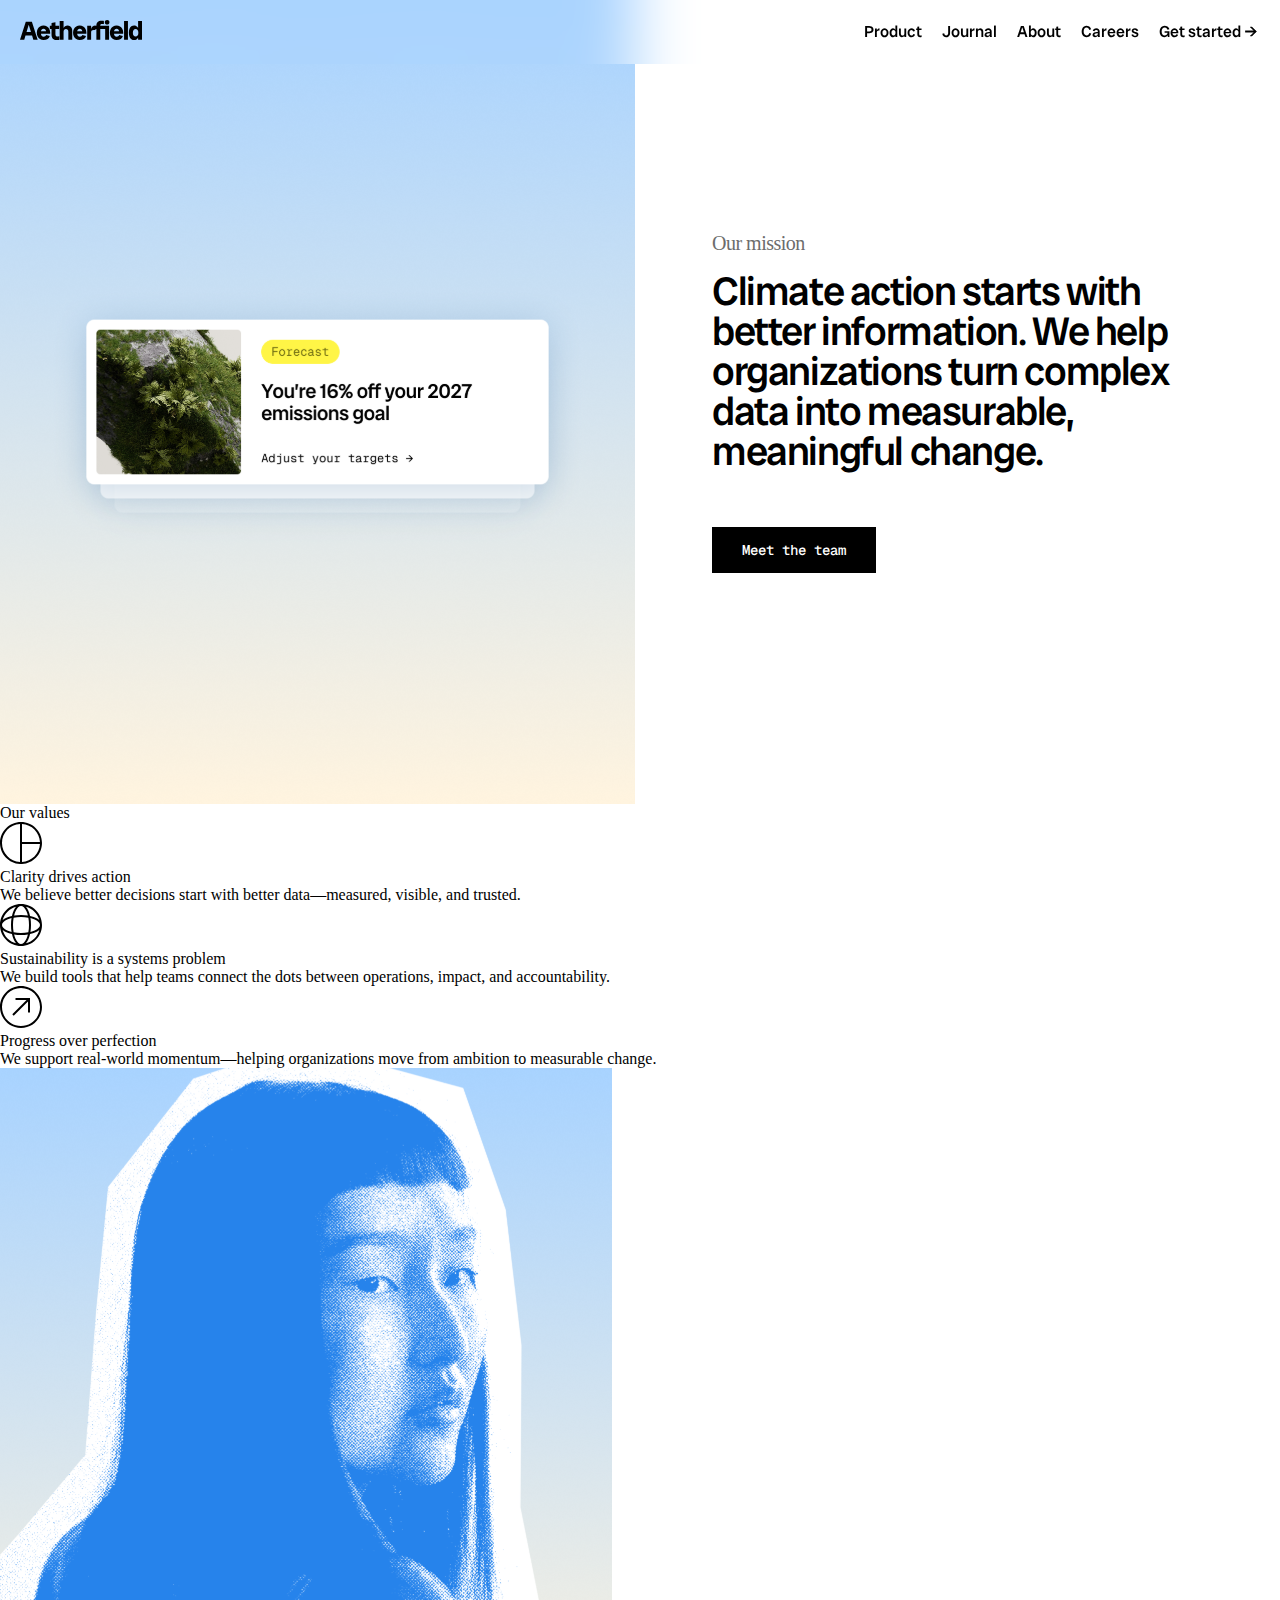
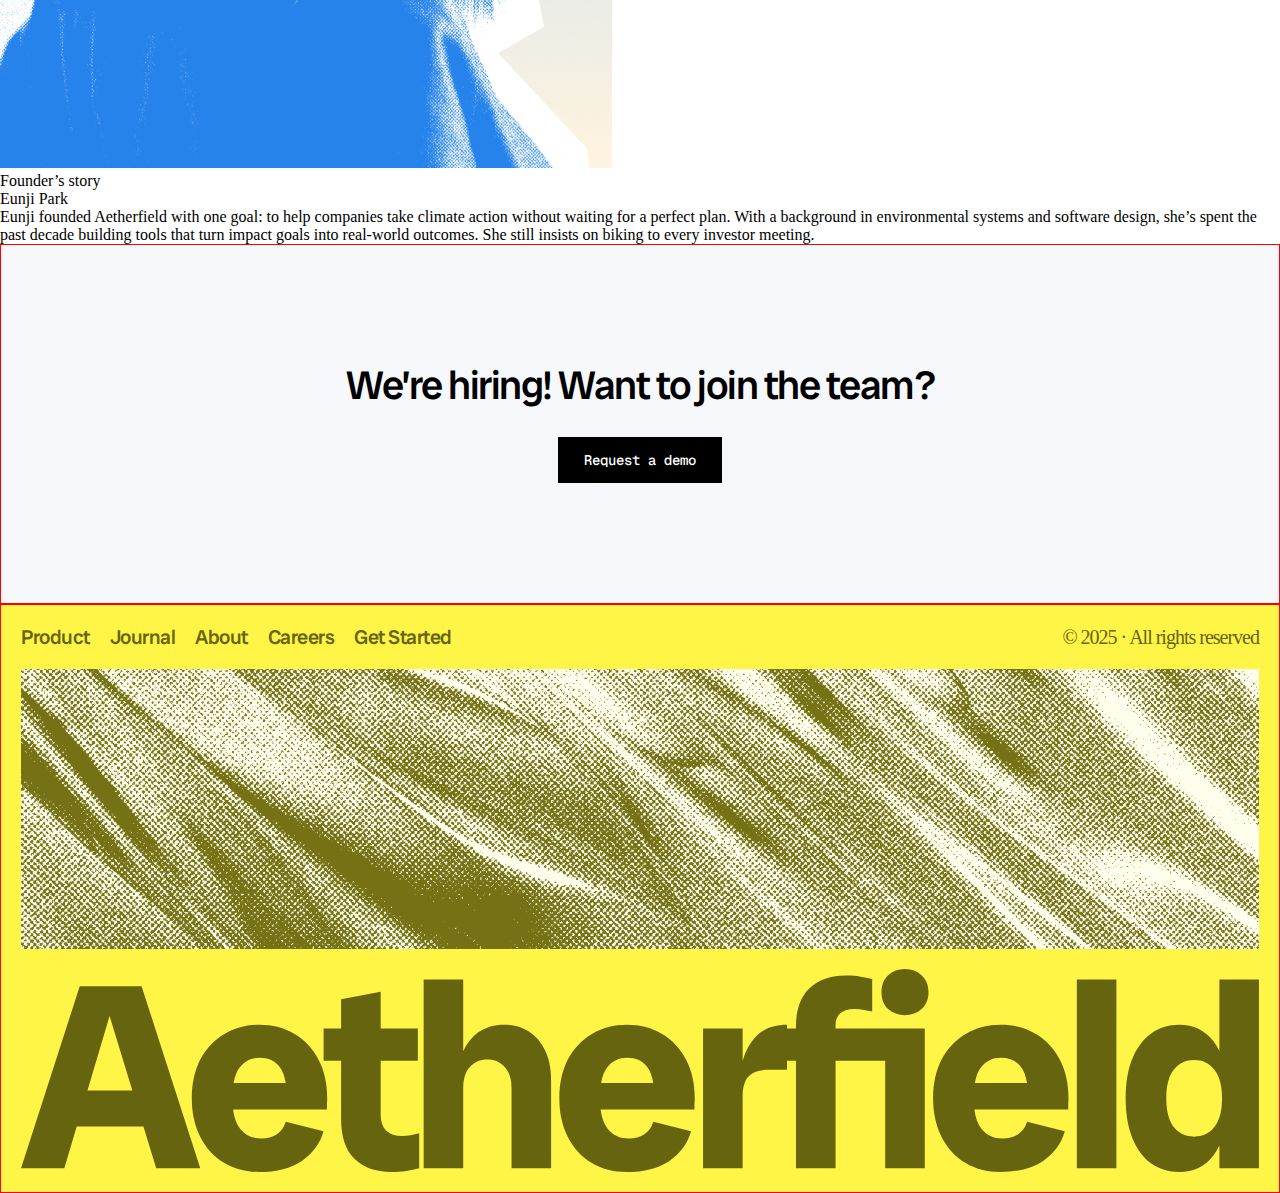
<file: about.html>
<!DOCTYPE html>
<html lang="en">

<head>
    <meta charset="UTF-8">
    <meta name="viewport" content="width=device-width, initial-scale=1.0">
    <title>About</title>
    <link rel="stylesheet" href="about.css">
</head>

<body>
    <header>
        <nav id="navigation">
            <a href="#home"><img src="assets/Logo.svg" alt=""></a>
            <img src="assets/Mobile-Menu icon.svg" alt="" id="mobile-menu-icon">
            <ul class="navmenu-items" id="navmitems">
                <li class="menuitems"><a href="index.html">Product</a></li>
                <li class="menuitems"><a href="journal.html">Journal</a></li>
                <li class="menuitems"><a href="about.html">About</a></li>
                <li class="menuitems"><a href="#careers">Careers</a></li>
                <li class="menuitems" id="getstart">
                    <a href="#get-started">Get started</a>
                    <img src="assets/Arrow.svg" alt="" id="arrow">
                </li>
            </ul>
        </nav>
    </header>
    <main>
        <section class="hero">
            <div class="hero-container">
                <div class="img-container">
                    <img src="about-assets/Hero-Image.svg" alt="">
                </div>
                <div class="content-container">
                    <div class="text-container">
                        <p>Our mission</p>
                        <h1>Climate action starts with better information. We help organizations turn
                            complex data into measurable, meaningful change.</h1>
                    </div>
                    <button class="hero-btn">Meet the team</button>
                </div>
            </div>
        </section>
        <section class="values">
            <p id="values-head">Our values</p>
            <div class="values-container">
                <div class="value-list-item">
                    <img src="assets/S3-list-Icon-1.svg" alt="">
                    <div class="value-list-content">
                        <p id="value-list-head">Clarity drives action</p>
                        <p id="value-list-descp">We believe better decisions start with better data—measured, visible,
                            and
                            trusted.
                        </p>
                    </div>
                </div>
                <div class="value-list-item">
                    <img src="assets/S3-list-Icon-2.svg" alt="">
                    <div class="value-list-content">
                        <p id="value-list-head">Sustainability is a systems problem</p>
                        <p id="value-list-descp">We build tools that help teams connect the dots between operations,
                            impact, and
                            accountability.</p>
                    </div>
                </div>
                <div class="value-list-item">
                    <img src="assets/S3-list-Icon-3.svg" alt="">
                    <div class="value-list-content">
                        <p id="value-list-head">Progress over perfection</p>
                        <p id="value-list-descp">We support real-world momentum—helping organizations move from ambition
                            to
                            measurable
                            change.</p>
                    </div>
                </div>
            </div>
        </section>
        <section class="founder">
            <!-- <div class="founder-content-container"> -->
            <div class="founder-img-container">
                <img src="about-assets/founder-Image.svg" alt="">
            </div>
            <!-- </div> -->
            <div class="founder-text-container">
                <div>
                    <p id="post">Founder’s story</p>
                    <p id="name">Eunji Park</p>
                </div>
                <p id="story">Eunji founded Aetherfield with one goal: to help companies take climate action without
                    waiting for a perfect plan. With a background in environmental systems and software design, she’s
                    spent the past decade building tools that turn impact goals into real-world outcomes. She still
                    insists on biking to every investor meeting.</p>
            </div>

        </section>
        <div class="rq-demo">
            <p id="rq-demo-head">We’re hiring! Want to join the team?</p>
            <button id="rq-demo-button">Request a demo</button>
        </div>
    </main>
    <footer>
        <div class="site-map">
            <ul class="site-map-menu">
                <li class="site-map-items"><a href="index.html">Product</a></li>
                <li class="site-map-items"><a href="journal.html">Journal</a></li>
                <li class="site-map-items"><a href="about.html">About</a></li>
                <li class="site-map-items"><a href="#careers">Careers</a></li>
                <li class="site-map-items"><a href="#get-started">Get Started</a></li>
            </ul>
            <p>&copy; 2025 &middot; All rights reserved</p>
        </div>
        <img src="assets/Footer image.svg" alt="" id="f-img">
        <img src="assets/Footer Logo.svg" alt="" id="f-logo">
    </footer>
    <script src="script.js"></script>
</body>

</html>
</file>
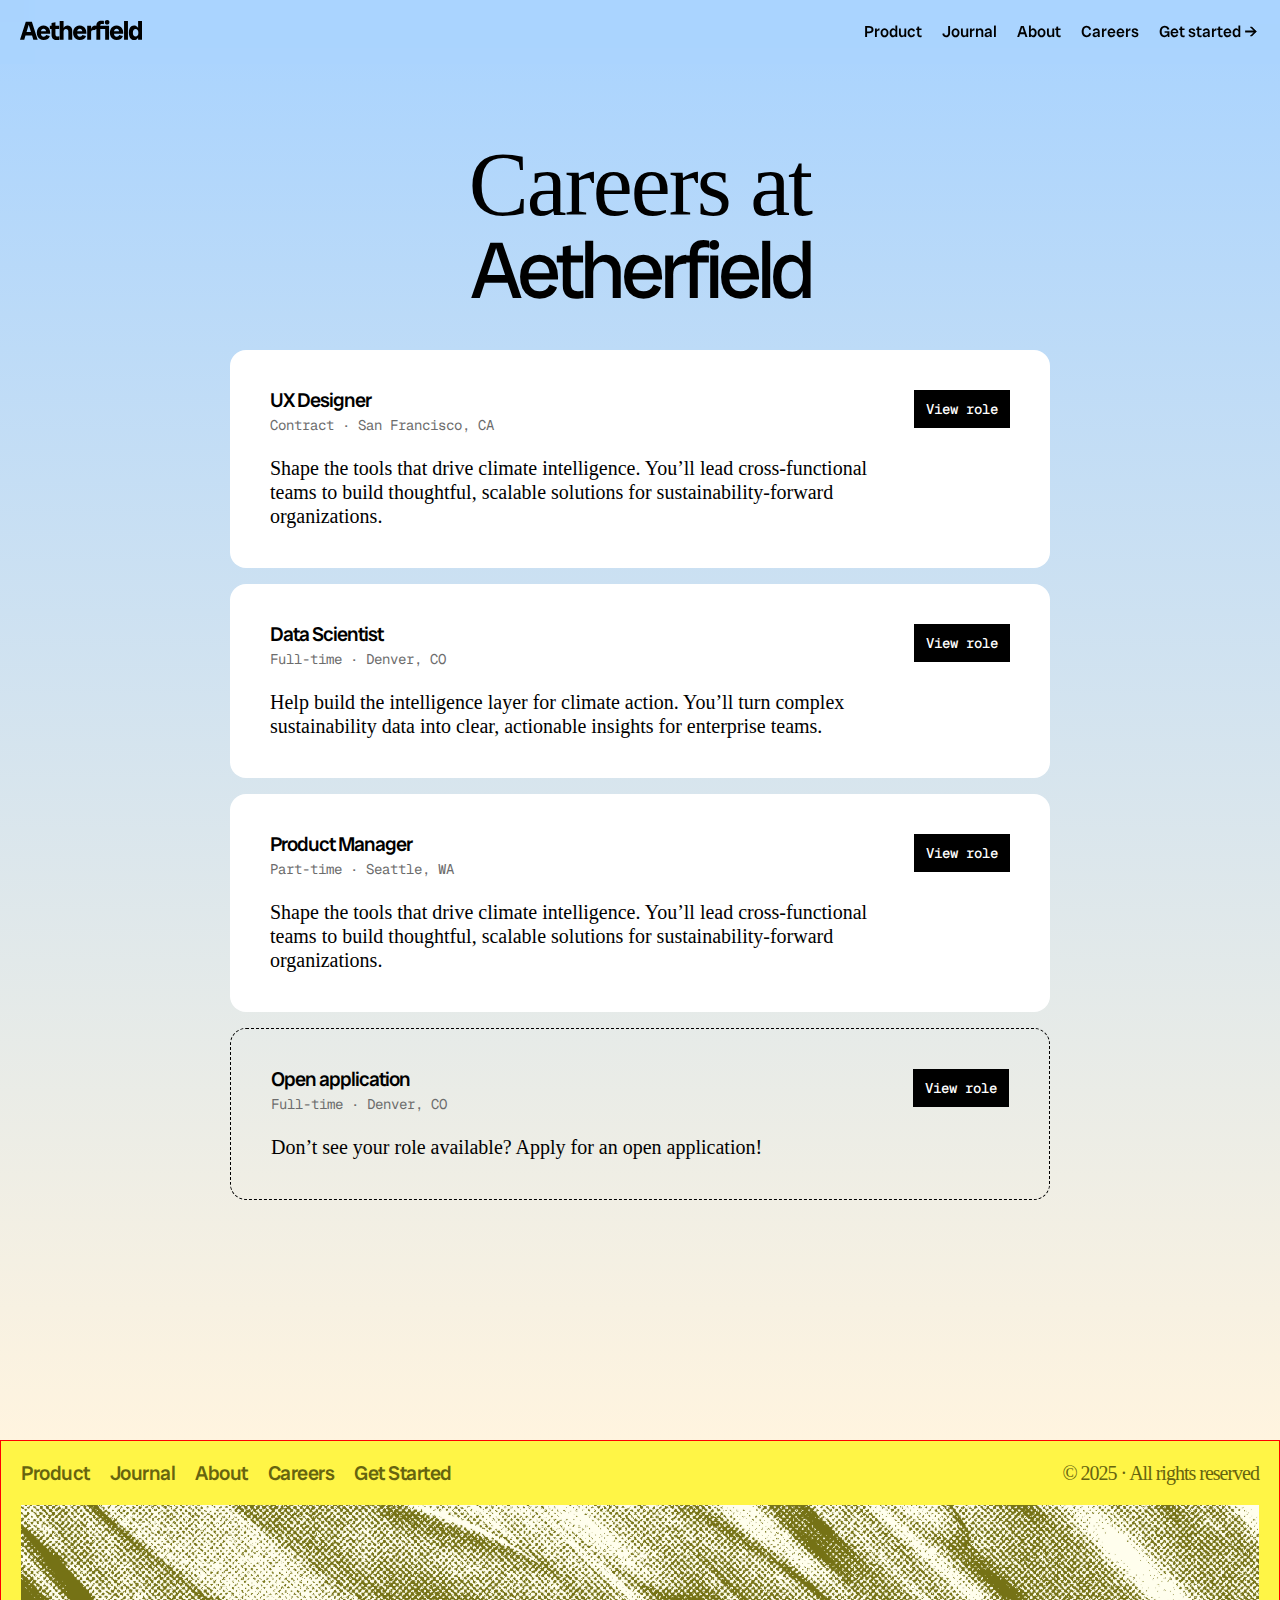
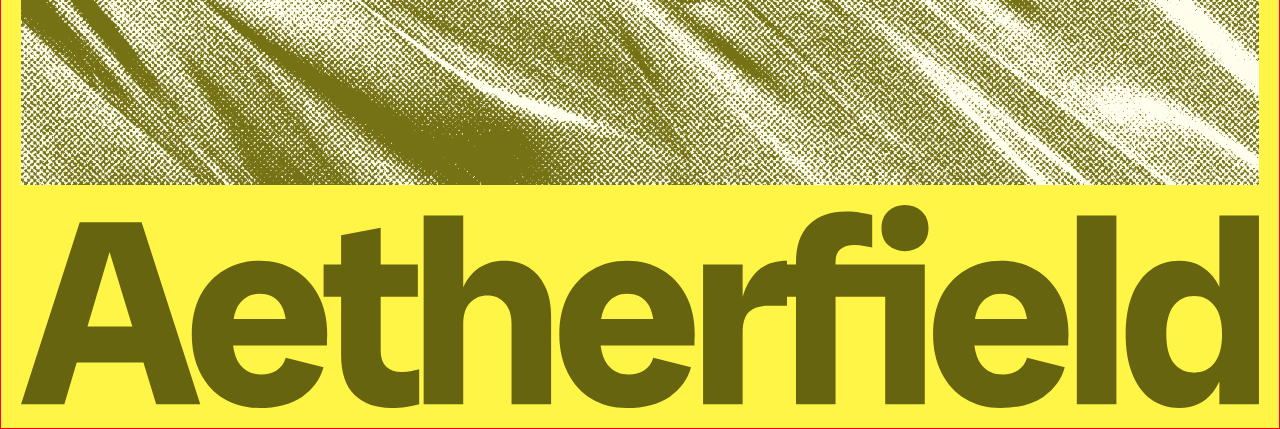
<file: careers.html>
<!DOCTYPE html>
<html lang="en">

<head>
    <meta charset="UTF-8">
    <meta name="viewport" content="width=device-width, initial-scale=1.0">
    <title>Careers</title>
    <link rel="stylesheet" href="careers.css">
</head>

<body>
    <header>
        <nav id="navigation">
            <a href="#home"><img src="assets/Logo.svg" alt=""></a>
            <img src="assets/Mobile-Menu icon.svg" alt="" id="mobile-menu-icon">
            <ul class="navmenu-items" id="navmitems">
                <li class="menuitems"><a href="index.html">Product</a></li>
                <li class="menuitems"><a href="journal.html">Journal</a></li>
                <li class="menuitems"><a href="about.html">About</a></li>
                <li class="menuitems"><a href="careers.html">Careers</a></li>
                <li class="menuitems" id="getstart">
                    <a href="#get-started">Get started</a>
                    <img src="assets/Arrow.svg" alt="" id="arrow">
                </li>
            </ul>
        </nav>
    </header>
    <main>
        <div class="head-text">
            <h1>Careers at</h1>
            <h2>Aetherfield</h2>
        </div>
        <section class="roles">
            <div class="role-card">
                <div class="role-title-descp">
                    <p id="role-name">UX Designer</p>
                    <div class="role-location">
                        <p>Contract</p>
                        <p>&centerdot;</p>
                        <p>San Francisco, CA</p>
                    </div>
                    <p id="job-dscp">Shape the tools that drive climate intelligence. You’ll lead cross-functional teams
                        to build
                        thoughtful, scalable solutions for sustainability-forward organizations.</p>
                </div>
                <button>View role</button>
            </div>
            <div class="role-card">
                <div class="role-title-descp">
                    <p id="role-name">Data Scientist</p>
                    <div class="role-location">
                        <p>Full-time</p>
                        <p>&centerdot;</p>
                        <p>Denver, CO</p>
                    </div>
                    <p id="job-dscp">Help build the intelligence layer for climate action. You’ll turn complex
                        sustainability data into clear, actionable insights for enterprise teams.</p>
                </div>
                <button>View role</button>
            </div>
            <div class="role-card">
                <div class="role-title-descp">
                    <p id="role-name">Product Manager</p>
                    <div class="role-location">
                        <p>Part-time</p>
                        <p>&centerdot;</p>
                        <p>Seattle, WA</p>
                    </div>
                    <p id="job-dscp">Shape the tools that drive climate intelligence. You’ll lead cross-functional teams
                        to
                        build
                        thoughtful, scalable solutions for sustainability-forward organizations.</p>
                </div>
                <button>View role</button>
            </div>
            <div class="role-card">
                <div class="role-title-descp">
                    <p id="role-name">Open application</p>
                    <div class="role-location">
                        <p>Full-time</p>
                        <p>&centerdot;</p>
                        <p>Denver, CO</p>
                    </div>
                    <p id="job-dscp">Don’t see your role available? Apply for an open application!</p>
                </div>
                <button>View role</button>
            </div>
        </section>
    </main>
    <footer>
        <div class="site-map">
            <ul class="site-map-menu">
                <li class="site-map-items"><a href="index.html">Product</a></li>
                <li class="site-map-items"><a href="journal.html">Journal</a></li>
                <li class="site-map-items"><a href="about.html">About</a></li>
                <li class="site-map-items"><a href="careers.html">Careers</a></li>
                <li class="site-map-items"><a href="#get-started">Get Started</a></li>
            </ul>
            <p>&copy; 2025 &middot; All rights reserved</p>
        </div>
        <img src="assets/Footer image.svg" alt="" id="f-img">
        <img src="assets/Footer Logo.svg" alt="" id="f-logo">
    </footer>
    <script src="script.js"></script>
</body>

</html>
</file>
<file: about.css>
@import url("https://fonts.googleapis.com/css2?family=Radio+Canada+Big:ital,wght@0,400..700;1,400..700&display=swap");
@import url("https://fonts.googleapis.com/css2?family=Source+Serif+4:ital,opsz,wght@0,8..60,200..900;1,8..60,200..900&display=swap");
@import url("https://fonts.googleapis.com/css2?family=Geist+Mono:wght@100..900&display=swap");
/* Prevent iOS automatic text size adjustments (avoids content appearing "zoomed")
   and set a predictable box-sizing model to avoid unintentional overflow. */
html,
body {
  -webkit-text-size-adjust: 100%;
  -ms-text-size-adjust: 100%;
}

*,
*::before,
*::after {
  box-sizing: border-box;
  padding: 0;
  margin: 0;
}

header {
  position: fixed;
  display: flex;
  align-items: center;
  justify-content: space-between;
  width: 100%;
  background-color: transparent;
  backdrop-filter: blur(30px);
  z-index: 1000;
}

nav {
  display: flex;
  align-items: center;
  justify-content: space-between;
  width: 100%;
  padding: 20px 20px;
}

#mobile-menu-icon {
  opacity: 0;
}

nav .navmenu-items {
  display: flex;
  align-items: center;
  justify-content: center;
  gap: 20px;
}

nav .navmenu-items li {
  list-style: none;
}

nav .navmenu-items li a {
  color: #000000;
  text-decoration: none;
  font-family: "Radio Canada Big", sans-serif;
  font-size: 16px;
  font-weight: 500;
  line-height: 120%;
  letter-spacing: 0px;
}

#getstart {
  display: flex;
  align-items: center;
  gap: 4px;
}

#arrow {
  position: relative;
}

/* Use transform for smoother GPU-accelerated animation */
#getstart #arrow {
  position: relative;
  transition: transform 400ms ease;
  will-change: transform;
}

#getstart:hover #arrow {
  transform: translateX(8px);
}

.hero-container {
  display: flex;
  gap: 16px;
}

.img-container img {
  height: 100%;
}

.content-container {
  display: flex;
  flex-direction: column;
  justify-content: center;
  gap: 56px;
  padding: 0px 105px 0px 64px;
}

.text-container {
  display: flex;
  flex-direction: column;
  gap: 16px;
  box-sizing: border-box;
}

.text-container p {
  font-family: "Source Serif Pro", serif;
  font-size: 20px;
  font-weight: 400;
  line-height: 120%;
  letter-spacing: -0.5px;
  color: #6c6c6c;
}

.text-container h1 {
  font-family: "Radio Canada Big", sans-serif;
  font-size: 40px;
  font-weight: 500;
  line-height: 100%;
  letter-spacing: -1.4px;
}

.hero-btn {
  font-family: "Geist Mono", monospace;
  font-weight: 500;
  line-height: 100%;
  font-size: 14px;
  padding: 16px 16px;
  border: none;
  color: #ffffff;
  background-color: #000000;
  width: 164px;
  transition: color 200ms ease, background-color 200ms ease;
  will-change: color, background-color;
}

.hero-btn:hover {
  color: #bdbcbc;
  cursor: pointer;
}

.rq-demo {
  padding: 120px 20px;
  display: flex;
  flex-direction: column;
  align-items: center;
  justify-content: center;
  gap: 32px;
  background-color: #f6f8fb;
  border: 1px solid red;
}

#rq-demo-head {
  font-family: "Radio Canada Big", sans-serif;
  font-size: 40px;
  font-weight: 500;
  line-height: 100%;
  letter-spacing: -1.5px;
}

#rq-demo-button {
  font-family: "Geist Mono", monospace;
  font-weight: 500;
  line-height: 100%;
  font-size: 14px;
  padding: 16px 16px;
  border: none;
  color: #ffffff;
  background-color: #000000;
  width: 164px;
  transition: color 200ms ease, background-color 200ms ease;
  will-change: color, background-color;
}

#rq-demo-button:hover {
  color: #bdbcbc;
  cursor: pointer;
}

footer {
  background-color: #fff546;
  padding: 20px 20px;
  display: flex;
  flex-direction: column;
  gap: 20px;
  border: 1px solid red;
}

.site-map {
  display: flex;
  justify-content: space-between;
  align-items: center;
}

.site-map-menu {
  display: flex;
  gap: 20px;
}

.site-map-items {
  list-style: none;
}

.site-map-items a {
  text-decoration: none;
  color: #000000;
  font-family: "Radio Canada Big", sans-serif;
  font-size: 20px;
  font-weight: 500;
  line-height: 100%;
  letter-spacing: -0.5px;
  color: #66640f;
}

.site-map p {
  font-family: "Source Serif Pro", serif;
  font-size: 20px;
  font-weight: 400;
  line-height: 120%;
  letter-spacing: -1px;
  color: #66640f;
}

@media screen and (min-width: 800px) and (max-width: 1279px) {
  .hero-container {
    flex-direction: column;
    gap: 80px;
  }

  .img-container img {
    content: url("about-assets/Hero-Image-1.svg");
    width: 100%;
    height: fit-content;
  }

  .content-container {
    padding: 0px 105px 0px 64px;
    gap: 56px;
  }

  .rq-demo {
    padding: 80px 20px;
  }

  #rq-demo-head {
    font-size: 32px;
  }

  #f-img {
    content: url("assets/Footer\ image-1.svg");
  }

  #f-logo {
    content: url("assets/Footer\ Logo-1.svg");
  }
}

@media screen and (min-width: 1px) and (max-width: 799px) {
  body {
    box-sizing: border-box;
    width: 100%;
  }

  #mobile-menu-icon {
    opacity: 100%;
  }

  .hero-container {
    flex-direction: column;
    gap: 32px;
  }

  .img-container img {
    content: url("about-assets/Hero-Image-2.svg");
    width: 100%;
    height: fit-content;
  }

  .content-container {
    padding: 0px 20px 0px 20px;
    gap: 32px;
  }

  .hero-btn {
    width: 100%;
  }

  .rq-demo {
    padding: 40px 20px;
    width: 100%;
  }

  #rq-demo-head {
    font-size: 24px;
    letter-spacing: -1px;
    text-align: center;
  }

  footer {
    width: 100%;
    padding: 40px 20px 20px 20px;
  }

  .site-map {
    flex-direction: column;
    gap: 40px;
  }

  .site-map-menu {
    flex-wrap: wrap;
    justify-content: center;
  }

  .site-map-items a {
    font-size: 18px;
  }

  .site-map p {
    font-size: 18px;
  }
}

@media (prefers-reduced-motion: reduce) {
  * {
    transition: none !important;
    animation: none !important;
  }
}
</file>
<file: careers.css>
@import url("https://fonts.googleapis.com/css2?family=Radio+Canada+Big:ital,wght@0,400..700;1,400..700&display=swap");
@import url("https://fonts.googleapis.com/css2?family=Source+Serif+4:ital,opsz,wght@0,8..60,200..900;1,8..60,200..900&display=swap");
@import url("https://fonts.googleapis.com/css2?family=Geist+Mono:wght@100..900&display=swap");
/* Prevent iOS automatic text size adjustments (avoids content appearing "zoomed")
   and set a predictable box-sizing model to avoid unintentional overflow. */
html,
body {
  -webkit-text-size-adjust: 100%;
  -ms-text-size-adjust: 100%;
}

*,
*::before,
*::after {
  box-sizing: border-box;
  padding: 0;
  margin: 0;
}

header {
  position: fixed;
  display: flex;
  align-items: center;
  justify-content: space-between;
  width: 100%;
  background-color: transparent;
  backdrop-filter: blur(30px);
  z-index: 1000;
}

nav {
  display: flex;
  align-items: center;
  justify-content: space-between;
  width: 100%;
  padding: 20px 20px;
}

#mobile-menu-icon {
  opacity: 0;
}

nav .navmenu-items {
  display: flex;
  align-items: center;
  justify-content: center;
  gap: 20px;
}

nav .navmenu-items li {
  list-style: none;
}

nav .navmenu-items li a {
  color: #000000;
  text-decoration: none;
  font-family: "Radio Canada Big", sans-serif;
  font-size: 16px;
  font-weight: 500;
  line-height: 120%;
  letter-spacing: 0px;
}

#getstart {
  display: flex;
  align-items: center;
  gap: 4px;
}

#arrow {
  position: relative;
}

/* Use transform for smoother GPU-accelerated animation */
#getstart #arrow {
  position: relative;
  transition: transform 400ms ease;
  will-change: transform;
}

#getstart:hover #arrow {
  transform: translateX(8px);
}

main {
  padding: 140px 20px 120px 20px;
  background: linear-gradient(
    180deg,
    rgba(168, 211, 255, 1) 0%,
    rgba(255, 244, 223, 1) 100%
  );
}

main h1 {
  font-family: "Source Serif Pro", serif;
  font-size: 90px;
  font-weight: 400;
  line-height: 100%;
  letter-spacing: -2px;
  text-align: center;
}

main h2 {
  font-family: "Radio Canada Big", sans-serif;
  font-size: 80px;
  font-weight: 400;
  line-height: 100%;
  letter-spacing: -5px;
  text-align: center;
}

.roles {
  padding: 40px 210px 120px 210px;
  display: flex;
  flex-direction: column;
  gap: 16px;
}

.role-card {
  padding: 40px 40px;
  background-color: #ffffff;
  border: none;
  border-radius: 16px;
  display: flex;
  align-items: flex-start;
  justify-content: space-between;
}

.role-card:last-child {
  background: transparent;
  border: dashed 1px;
}

/* .role-title-descp {
  display: flex;
  flex-direction: column;
  align-items: flex-start;
} */

.role-location {
  padding-top: 8px;
  display: flex;
  gap: 8px;
}

.role-location p {
  font-family: "Geist Mono", monospace;
  font-size: 14px;
  font-weight: 400;
  line-height: 100%;
  color: #6c6c6c;
}

#job-dscp {
  padding-top: 24px;
  font-family: "Source Serif Pro", serif;
  font-size: 20px;
  line-height: 120%;
}

#role-name {
  font-family: "Radio Canada Big", sans-serif;
  font-size: 20px;
  font-weight: 500;
  line-height: 100%;
  letter-spacing: -1px;
}

.role-card button {
  padding: 12px 12px;
  font-family: "Geist Mono", monospace;
  font-size: 14px;
  font-weight: 500;
  line-height: 100%;
  background-color: #000000;
  color: #ffffff;
  border: none;
  white-space: nowrap;
  transition: color 200ms ease, background-color 200ms ease;
  will-change: color, background-color;
}

.role-card button:hover {
  color: #bdbcbc;
  cursor: pointer;
}

footer {
  background-color: #fff546;
  padding: 20px 20px;
  display: flex;
  flex-direction: column;
  gap: 20px;
  border: 1px solid red;
}

.site-map {
  display: flex;
  justify-content: space-between;
  align-items: center;
}

.site-map-menu {
  display: flex;
  gap: 20px;
}

.site-map-items {
  list-style: none;
}

.site-map-items a {
  text-decoration: none;
  color: #000000;
  font-family: "Radio Canada Big", sans-serif;
  font-size: 20px;
  font-weight: 500;
  line-height: 100%;
  letter-spacing: -0.5px;
  color: #66640f;
}

.site-map p {
  font-family: "Source Serif Pro", serif;
  font-size: 20px;
  font-weight: 400;
  line-height: 120%;
  letter-spacing: -1px;
  color: #66640f;
}

@media screen and (min-width: 800px) and (max-width: 1279px) {
  .roles {
    padding: 40px 20px 120px 20px;
  }

  #f-img {
    content: url("assets/Footer\ image-1.svg");
  }

  #f-logo {
    content: url("assets/Footer\ Logo-1.svg");
  }
}

@media screen and (min-width: 1px) and (max-width: 799px) {
  body {
    box-sizing: border-box;
    width: 100%;
  }

  #mobile-menu-icon {
    opacity: 100%;
  }

  main{
    padding: 120px 20px 120px 20px;
  }

  .roles {
    padding: 32px 0px 0px 0px;
  }

  .role-card{
    padding: 24px 24px;
    flex-direction: column;
    gap: 24px;
  }
  footer {
    width: 100%;
    padding: 40px 20px 20px 20px;
  }

  .site-map {
    flex-direction: column;
    gap: 40px;
  }

  .site-map-menu {
    flex-wrap: wrap;
    justify-content: center;
  }

  .site-map-items a {
    font-size: 18px;
  }

  .site-map p {
    font-size: 18px;
  }
}

@media (prefers-reduced-motion: reduce) {
  * {
    transition: none !important;
    animation: none !important;
  }
}
</file>
